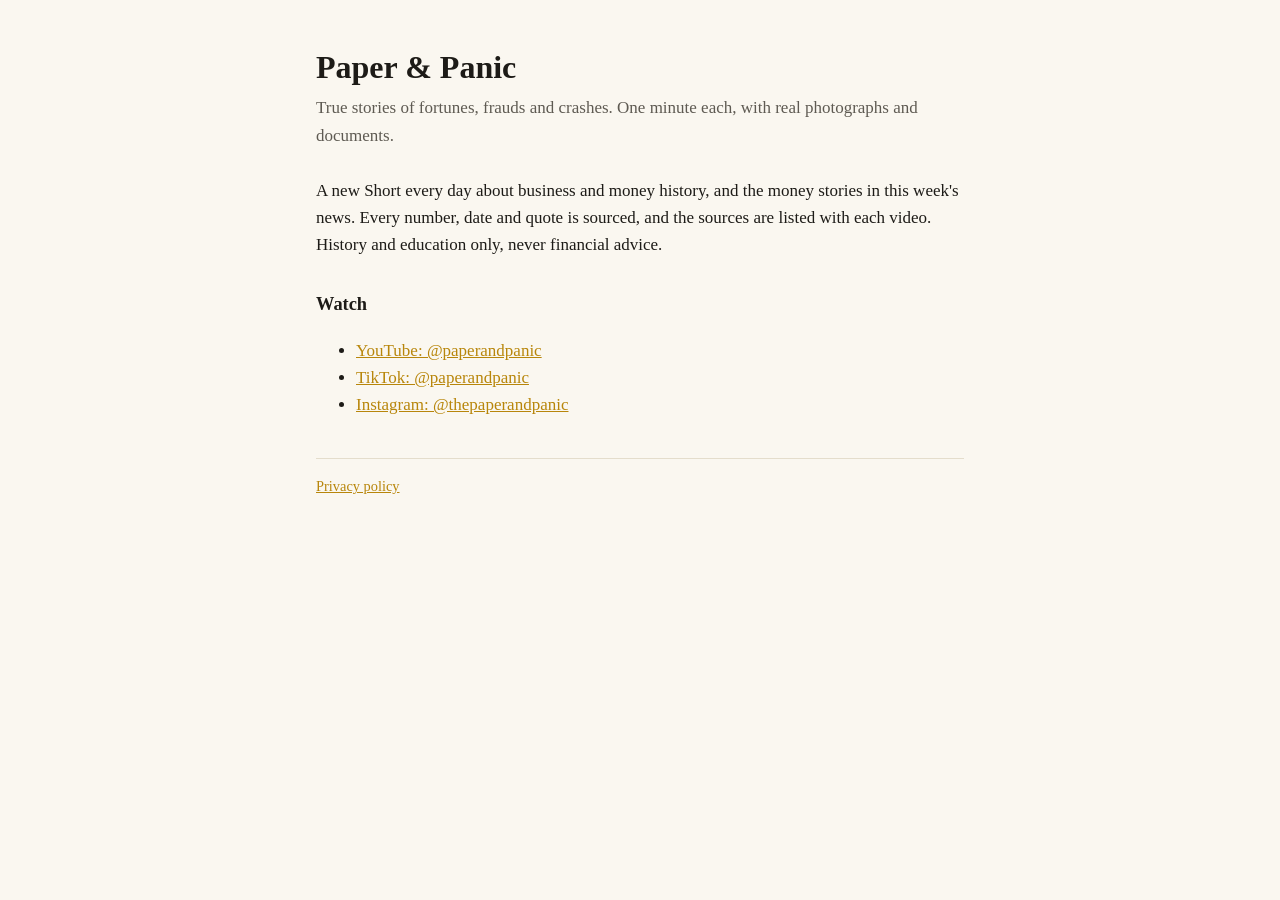
<file: index.html>
<!doctype html>
<html lang="en"><head><meta charset="utf-8"><meta name="viewport" content="width=device-width,initial-scale=1">
<title>Paper &amp; Panic</title><meta name="description" content="True stories of fortunes, frauds and crashes, one minute each.">
<link rel="stylesheet" href="style.css"></head>
<body><main>
<h1>Paper &amp; Panic</h1>
<p class="sub">True stories of fortunes, frauds and crashes. One minute each, with real photographs and documents.</p>
<p>A new Short every day about business and money history, and the money stories in this week's news. Every number, date and quote is sourced, and the sources are listed with each video. History and education only, never financial advice.</p>
<h2>Watch</h2>
<ul>
<li><a href="https://www.youtube.com/@paperandpanic">YouTube: @paperandpanic</a></li>
<li><a href="https://www.tiktok.com/@paperandpanic">TikTok: @paperandpanic</a></li>
<li><a href="https://www.instagram.com/thepaperandpanic/">Instagram: @thepaperandpanic</a></li>
</ul>
<footer><a href="privacy.html">Privacy policy</a></footer>
</main></body></html>
</file>
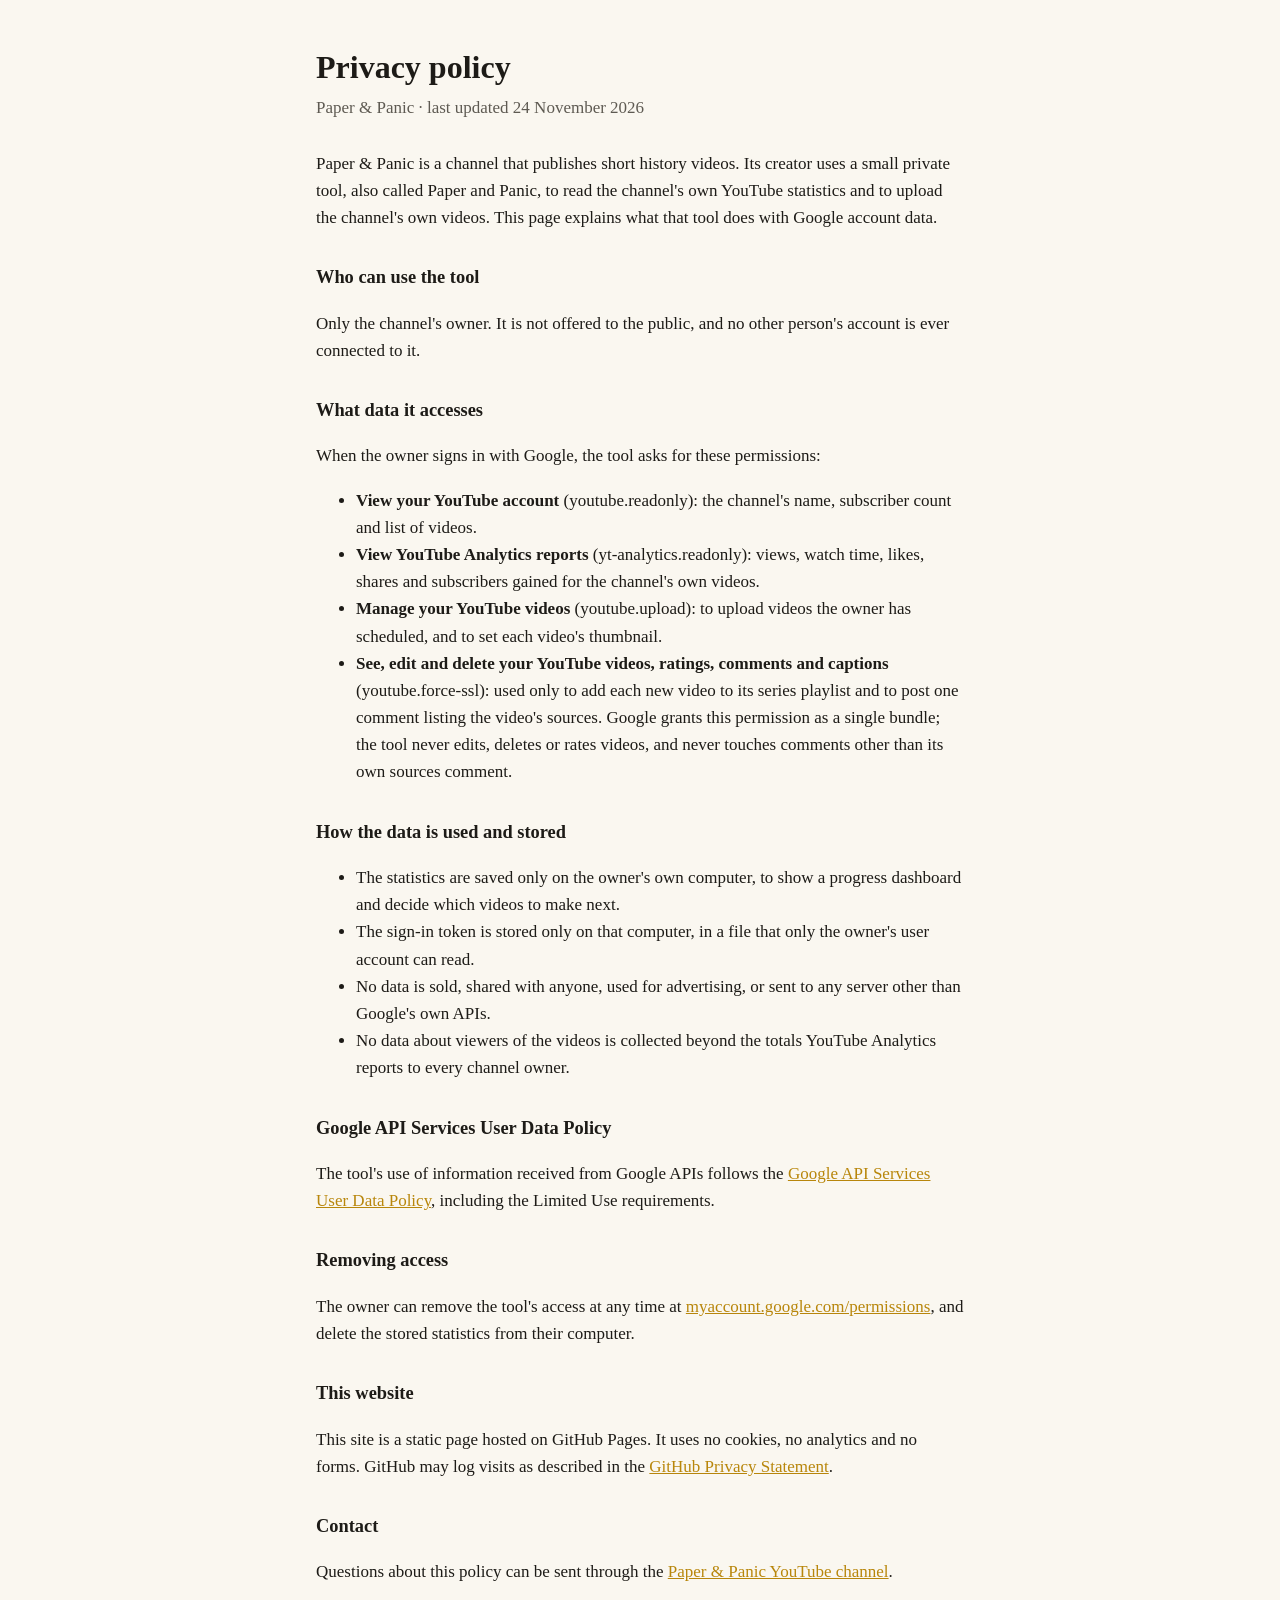
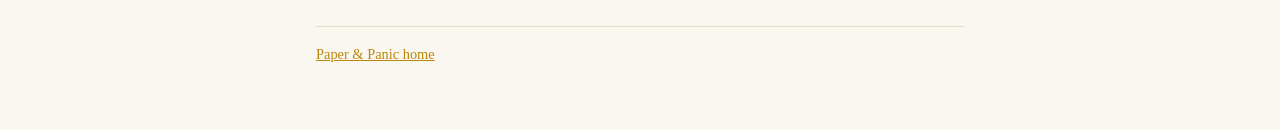
<file: privacy.html>
<!doctype html>
<html lang="en"><head><meta charset="utf-8"><meta name="viewport" content="width=device-width,initial-scale=1">
<title>Privacy Policy</title><meta name="description" content="Privacy policy for the Paper & Panic tools.">
<link rel="stylesheet" href="style.css"></head>
<body><main>
<h1>Privacy policy</h1>
<p class="sub">Paper &amp; Panic · last updated 24 November 2026</p>

<p>Paper &amp; Panic is a channel that publishes short history videos. Its creator uses a small private tool, also called Paper and Panic, to read the channel's own YouTube statistics and to upload the channel's own videos. This page explains what that tool does with Google account data.</p>

<h2>Who can use the tool</h2>
<p>Only the channel's owner. It is not offered to the public, and no other person's account is ever connected to it.</p>

<h2>What data it accesses</h2>
<p>When the owner signs in with Google, the tool asks for these permissions:</p>
<ul>
<li><b>View your YouTube account</b> (youtube.readonly): the channel's name, subscriber count and list of videos.</li>
<li><b>View YouTube Analytics reports</b> (yt-analytics.readonly): views, watch time, likes, shares and subscribers gained for the channel's own videos.</li>
<li><b>Manage your YouTube videos</b> (youtube.upload): to upload videos the owner has scheduled, and to set each video's thumbnail.</li>
<li><b>See, edit and delete your YouTube videos, ratings, comments and captions</b> (youtube.force-ssl): used only to add each new video to its series playlist and to post one comment listing the video's sources. Google grants this permission as a single bundle; the tool never edits, deletes or rates videos, and never touches comments other than its own sources comment.</li>
</ul>

<h2>How the data is used and stored</h2>
<ul>
<li>The statistics are saved only on the owner's own computer, to show a progress dashboard and decide which videos to make next.</li>
<li>The sign-in token is stored only on that computer, in a file that only the owner's user account can read.</li>
<li>No data is sold, shared with anyone, used for advertising, or sent to any server other than Google's own APIs.</li>
<li>No data about viewers of the videos is collected beyond the totals YouTube Analytics reports to every channel owner.</li>
</ul>

<h2>Google API Services User Data Policy</h2>
<p>The tool's use of information received from Google APIs follows the <a href="https://developers.google.com/terms/api-services-user-data-policy">Google API Services User Data Policy</a>, including the Limited Use requirements.</p>

<h2>Removing access</h2>
<p>The owner can remove the tool's access at any time at <a href="https://myaccount.google.com/permissions">myaccount.google.com/permissions</a>, and delete the stored statistics from their computer.</p>

<h2>This website</h2>
<p>This site is a static page hosted on GitHub Pages. It uses no cookies, no analytics and no forms. GitHub may log visits as described in the <a href="https://docs.github.com/en/site-policy/privacy-policies/github-general-privacy-statement">GitHub Privacy Statement</a>.</p>

<h2>Contact</h2>
<p>Questions about this policy can be sent through the <a href="https://www.youtube.com/@paperandpanic/about">Paper &amp; Panic YouTube channel</a>.</p>

<footer><a href="./">Paper &amp; Panic home</a></footer>
</main></body></html>
</file>
<file: style.css>
:root{--bg:#faf7f0;--ink:#1d1b17;--muted:#5e5a52;--line:#e4ddcc;--accent:#b8860b}
@media (prefers-color-scheme:dark){:root{--bg:#16140f;--ink:#efe9dc;--muted:#a9a295;--line:#33302a;--accent:#e2b74a}}
*{box-sizing:border-box}body{margin:0;background:var(--bg);color:var(--ink);font:17px/1.6 Georgia,"Times New Roman",serif}
main{max-width:680px;margin:0 auto;padding:48px 16px 64px}h1{font-size:2rem;line-height:1.2;margin:0 0 8px}
h2{font-size:1.15rem;margin:32px 0 6px}p,li{color:var(--ink)}.sub{color:var(--muted);margin:0 0 28px}
a{color:var(--accent)}footer{border-top:1px solid var(--line);margin-top:40px;padding-top:16px;color:var(--muted);font-size:.9rem}
</file>
